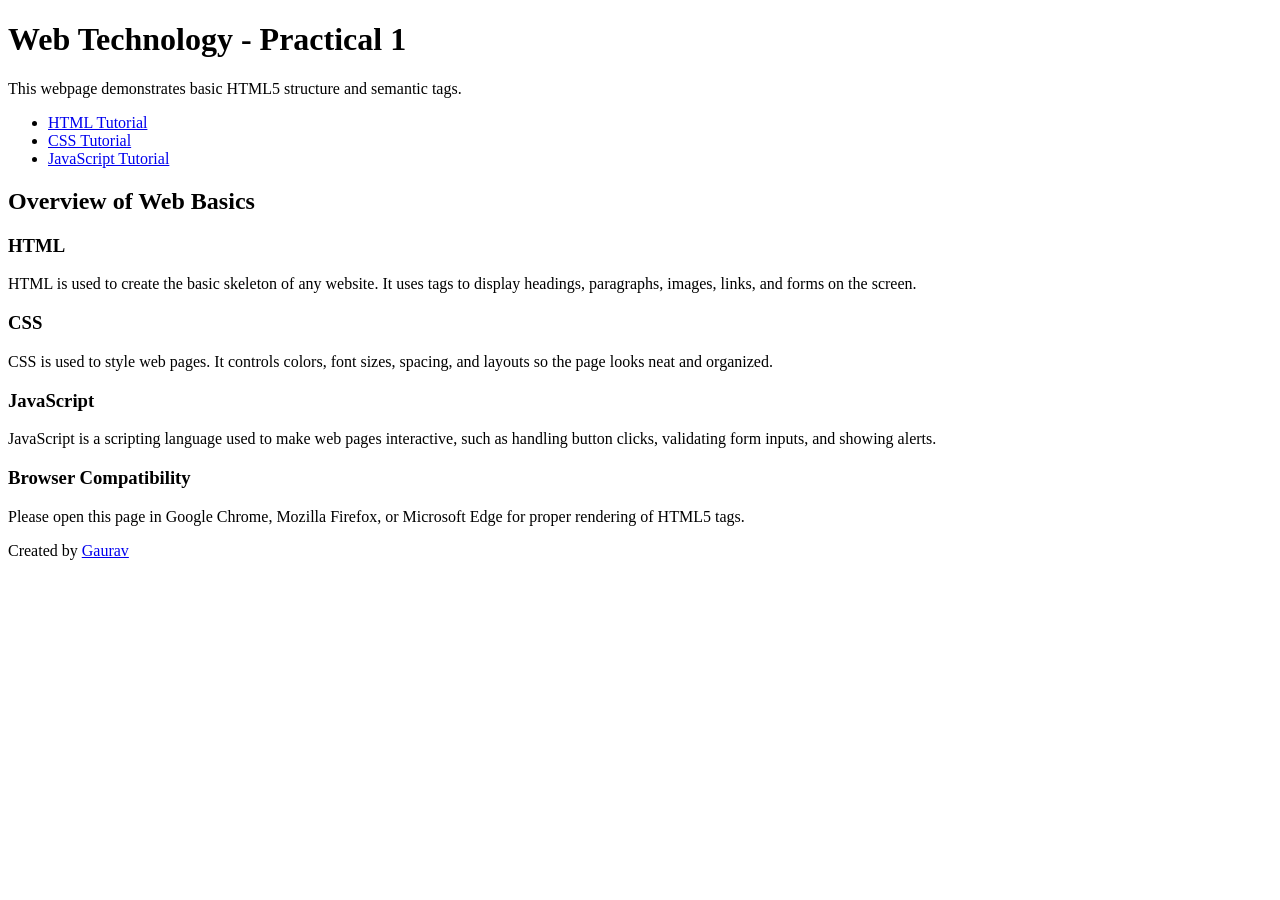
<file: Practical 1/index.html>
<!DOCTYPE html>
<html lang="en">
<head>
    <meta charset="utf-8">
    <title>Web Technology Practical 1</title>
</head>
<body>
    <header role="banner">
        <h1>Web Technology - Practical 1</h1>
        <p>This webpage demonstrates basic HTML5 structure and semantic tags.</p>
    </header>

    <nav>
        <ul>
            <li><a href="https://www.w3schools.com/html/">HTML Tutorial</a></li>
            <li><a href="https://www.w3schools.com/css/">CSS Tutorial</a></li>
            <li><a href="https://www.w3schools.com/js/">JavaScript Tutorial</a></li>
        </ul>
    </nav>

    <article>
        <h2>Overview of Web Basics</h2>

        <section>
            <h3>HTML</h3>
            <p>HTML is used to create the basic skeleton of any website. It uses tags to display headings, paragraphs, images, links, and forms on the screen.</p>
        </section>

        <section>
            <h3>CSS</h3>
            <p>CSS is used to style web pages. It controls colors, font sizes, spacing, and layouts so the page looks neat and organized.</p>
        </section>

        <section>
            <h3>JavaScript</h3>
            <p>JavaScript is a scripting language used to make web pages interactive, such as handling button clicks, validating form inputs, and showing alerts.</p>
        </section>
    </article>

    <aside>
        <h3>Browser Compatibility</h3>
        <p>Please open this page in Google Chrome, Mozilla Firefox, or Microsoft Edge for proper rendering of HTML5 tags.</p>
    </aside>

    <footer>
        <p>Created by <a href="https://infyspringboard.onwingspan.com">Gaurav</a></p>
    </footer>
</body>
</html>
</file>
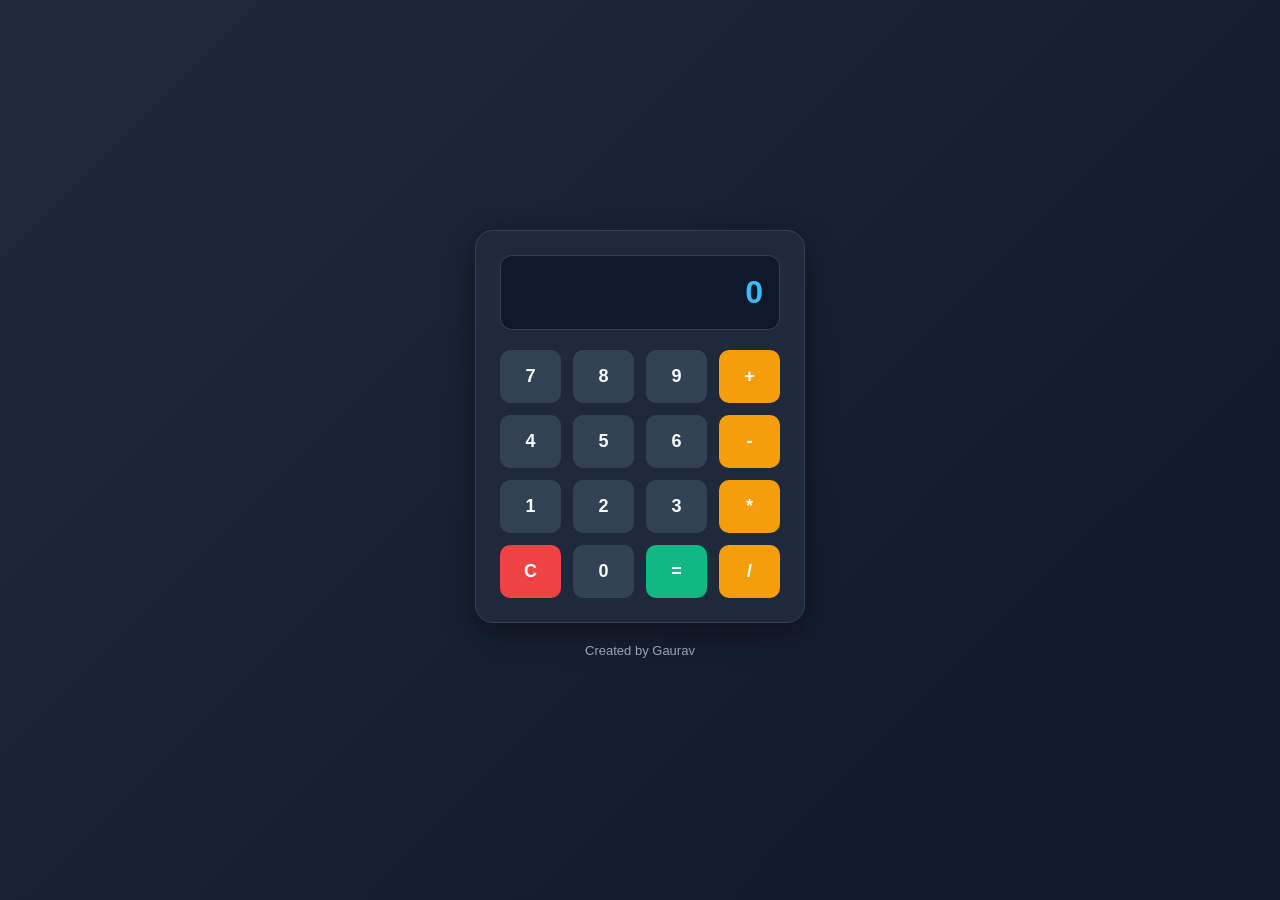
<file: Practical 5/index.html>
<!DOCTYPE html>
<html lang="en">
<head>
    <meta charset="UTF-8">
    <meta name="viewport" content="width=device-width, initial-scale=1.0">
    <title>Calculator - Gaurav</title>
    <link rel="stylesheet" href="style.css">
</head>
<body>

    <div class="calc_body">
        <div class="display">0</div>

        <div class="buttons">
            <button type="button" id="seven"> 7 </button>
            <button type="button" id="eight"> 8 </button>
            <button type="button" id="nine"> 9 </button>
            <button type="button" id="plus"> + </button>
            <button type="button" id="four"> 4 </button>
            <button type="button" id="five"> 5 </button>
            <button type="button" id="six"> 6 </button>
            <button type="button" id="minus"> - </button>
            <button type="button" id="one"> 1 </button>
            <button type="button" id="two"> 2 </button>
            <button type="button" id="three"> 3 </button>
            <button type="button" id="mul"> * </button>
            <button type="button" id="clear"> C </button>
            <button type="button" id="zero"> 0 </button>
            <button type="button" id="equal"> = </button>
            <button type="button" id="divide"> / </button>
        </div>
    </div>

    <p class="footer">Created by Gaurav</p>

    <script src="script.js"></script>
</body>
</html>
</file>
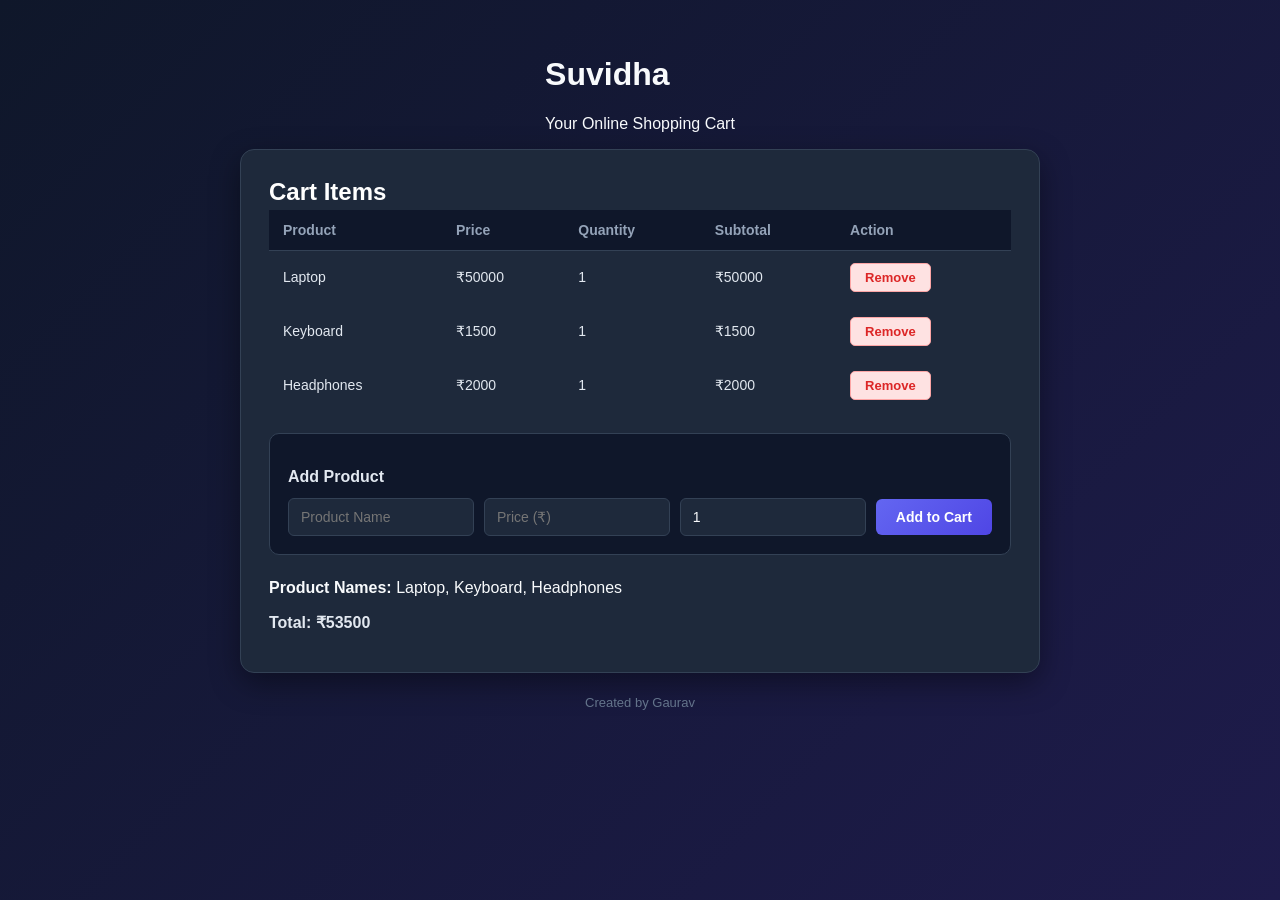
<file: Practical 6/index.html>
<!DOCTYPE html>
<html lang="en">
<head>
    <meta charset="UTF-8">
    <meta name="viewport" content="width=device-width, initial-scale=1.0">
    <title>Sasta kart.com</title>
    <link rel="stylesheet" href="style.css">
</head>
<body>

    <div class="header">
        <h1>Suvidha</h1>
        <p>Your Online Shopping Cart</p>
    </div>

    <div class="container">
        <div class="cart-section">
            <h2>Cart Items</h2>
            <table>
                <thead>
                    <tr>
                        <th>Product</th>
                        <th>Price</th>
                        <th>Quantity</th>
                        <th>Subtotal</th>
                        <th>Action</th>
                    </tr>
                </thead>
                <tbody id="cartTableBody"></tbody>
            </table>

            <div class="add-form">
                <h3>Add Product</h3>
                <div class="form-row">
                    <input type="text" id="pName" placeholder="Product Name">
                    <input type="number" id="pPrice" placeholder="Price (₹)">
                    <input type="number" id="pQty" placeholder="Qty" value="1">
                    <button onclick="handleAdd()">Add to Cart</button>
                </div>
            </div>

            <div class="summary">
                <p><strong>Product Names:</strong> <span id="namesList"></span></p>
                <h3>Total: ₹<span id="totalPrice">0</span></h3>
            </div>
        </div>
    </div>

    <p class="footer">Created by Gaurav</p>

    <script src="app.js"></script>
</body>
</html>
</file>
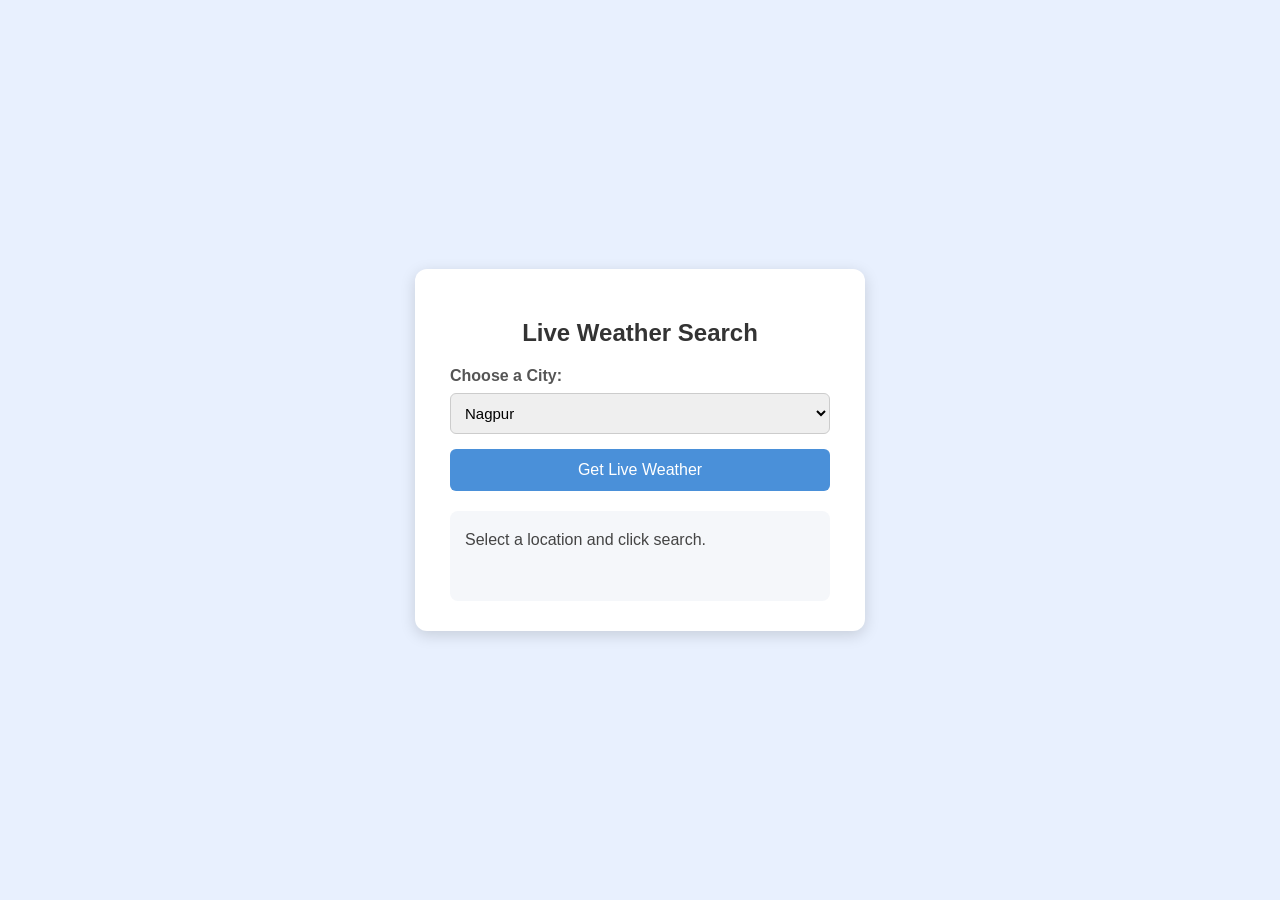
<file: Practical 7/index.html>
<!DOCTYPE html>
<html>

<head>
    <meta charset="utf-8">
    <title>Practical 7- Asynchronous Weather App</title>
    <link rel="stylesheet" href="style.css">
</head>

<body>

    <div class="card">
        <h2>Live Weather Search</h2>

        <label for="citySelect">Choose a City:</label>
        <select id="citySelect">
            <option value="21.1458,79.0882">Nagpur</option>
            <option value="18.5204,73.8567">Pune</option>
            <option value="19.0760,72.8777">Mumbai</option>
            <option value="28.6139,77.2090">New Delhi</option>
        </select>

        <button onclick="getWeather()">Get Live Weather</button>

        <div id="weatherResult" class="result">
            <p>Select a location and click search.</p>
        </div>
    </div>

    <script src="app.js"></script>

</body>

</html>
</file>
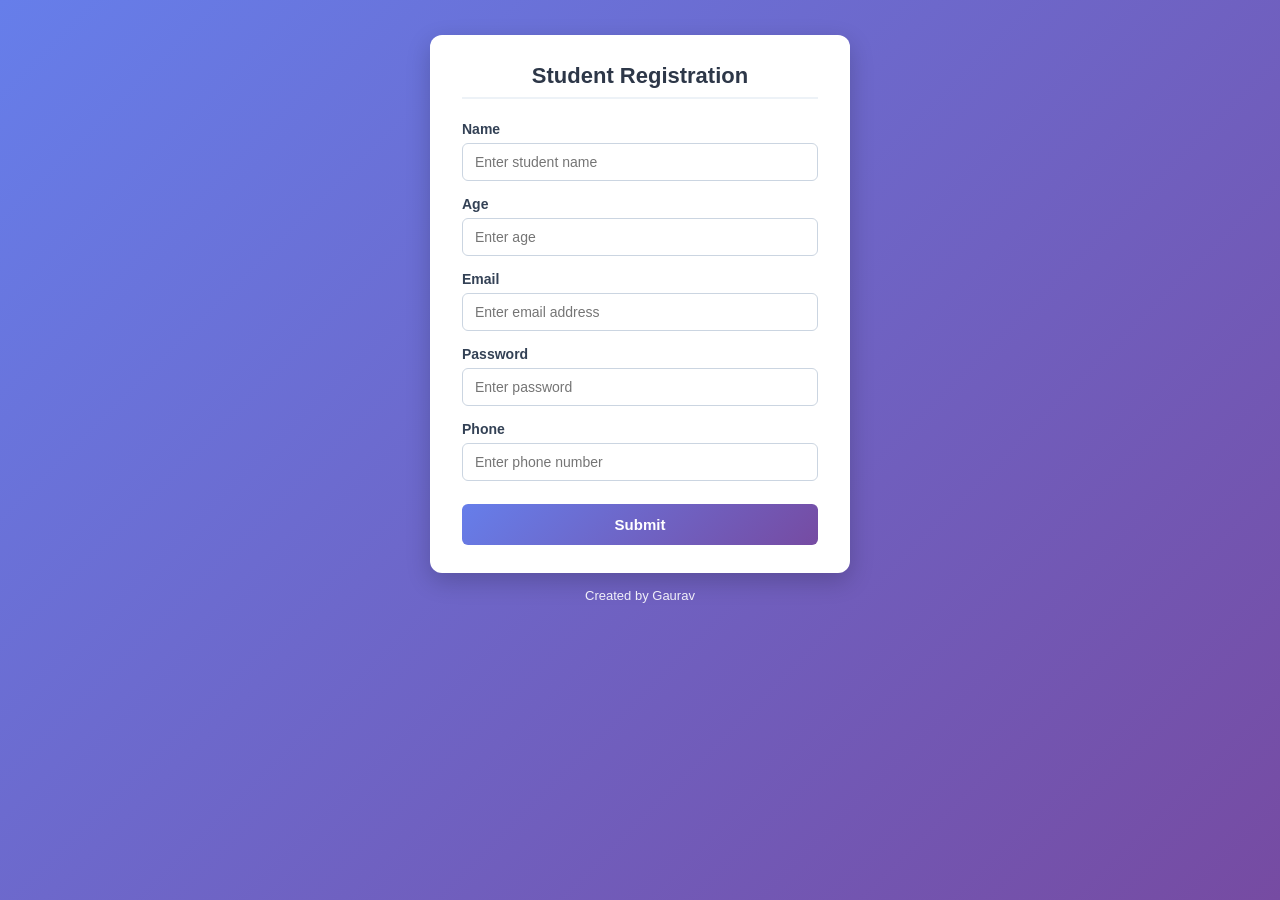
<file: Practical 4/Practical 4(A)/index.html>
<!DOCTYPE html>
<html lang="en">
<head>
    <meta charset="UTF-8">
    <meta name="viewport" content="width=device-width, initial-scale=1.0">
    <title>Student Registration - Gaurav</title>
    <link rel="stylesheet" href="style.css">
</head>
<body>

    <div class="card">
        <h1>Student Registration</h1>
        <form onsubmit="card(event)">
            <div class="form-group">
                <label for="name">Name</label>
                <input type="text" id="name" placeholder="Enter student name" required>
            </div>
            <div class="form-group">
                <label for="age">Age</label>
                <input type="number" id="age" placeholder="Enter age" required>
            </div>
            <div class="form-group">
                <label for="email">Email</label>
                <input type="email" id="email" placeholder="Enter email address" required>
            </div>
            <div class="form-group">
                <label for="pass">Password</label>
                <input type="password" id="pass" placeholder="Enter password" required>
            </div>
            <div class="form-group">
                <label for="phone">Phone</label>
                <input type="number" id="phone" placeholder="Enter phone number" required>
            </div>
            <button type="submit">Submit</button>
        </form>
    </div>

    <p class="footer">Created by Gaurav</p>

    <script src="script.js"></script>
</body>
</html>
</file>
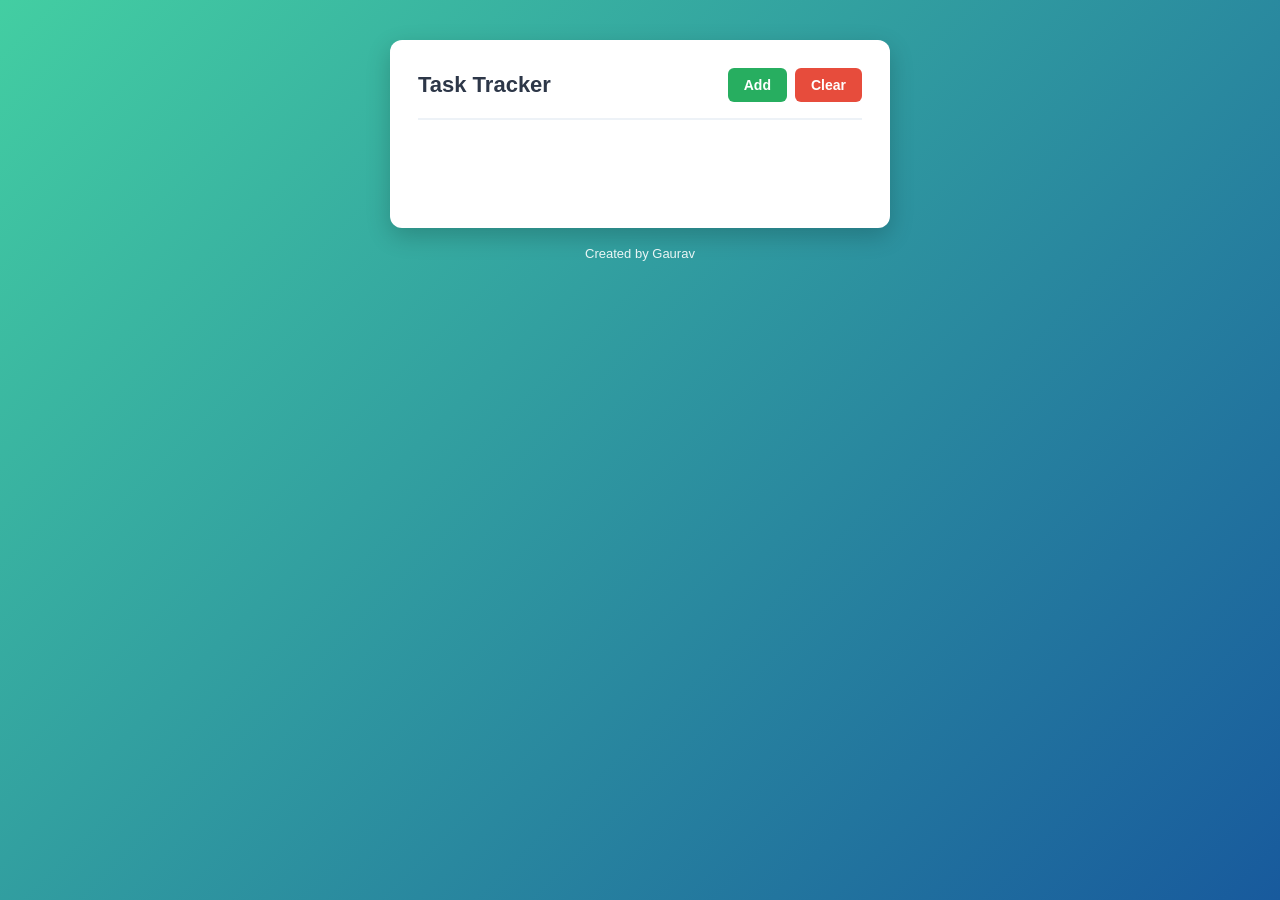
<file: Practical 4/Practical 4(B)/index.html>
<!DOCTYPE html>
<html lang="en">
<head>
    <meta charset="UTF-8">
    <meta name="viewport" content="width=device-width, initial-scale=1.0">
    <title>Task Tracker - Gaurav</title>
    <link rel="stylesheet" href="style.css">
</head>
<body>

    <div class="box">
        <div class="heading">
            <div class="heading_title">
                <h1>Task Tracker</h1>
            </div>
            <div class="buttons">
                <button type="button" id="add" onclick="addTask()">Add</button>
                <button type="button" id="clear" onclick="clearAll()">Clear</button>
            </div>
        </div>

        <div class="board">

        </div>
    </div>

    <p class="footer">Created by Gaurav</p>

    <script src="script.js"></script>
</body>
</html>
</file>
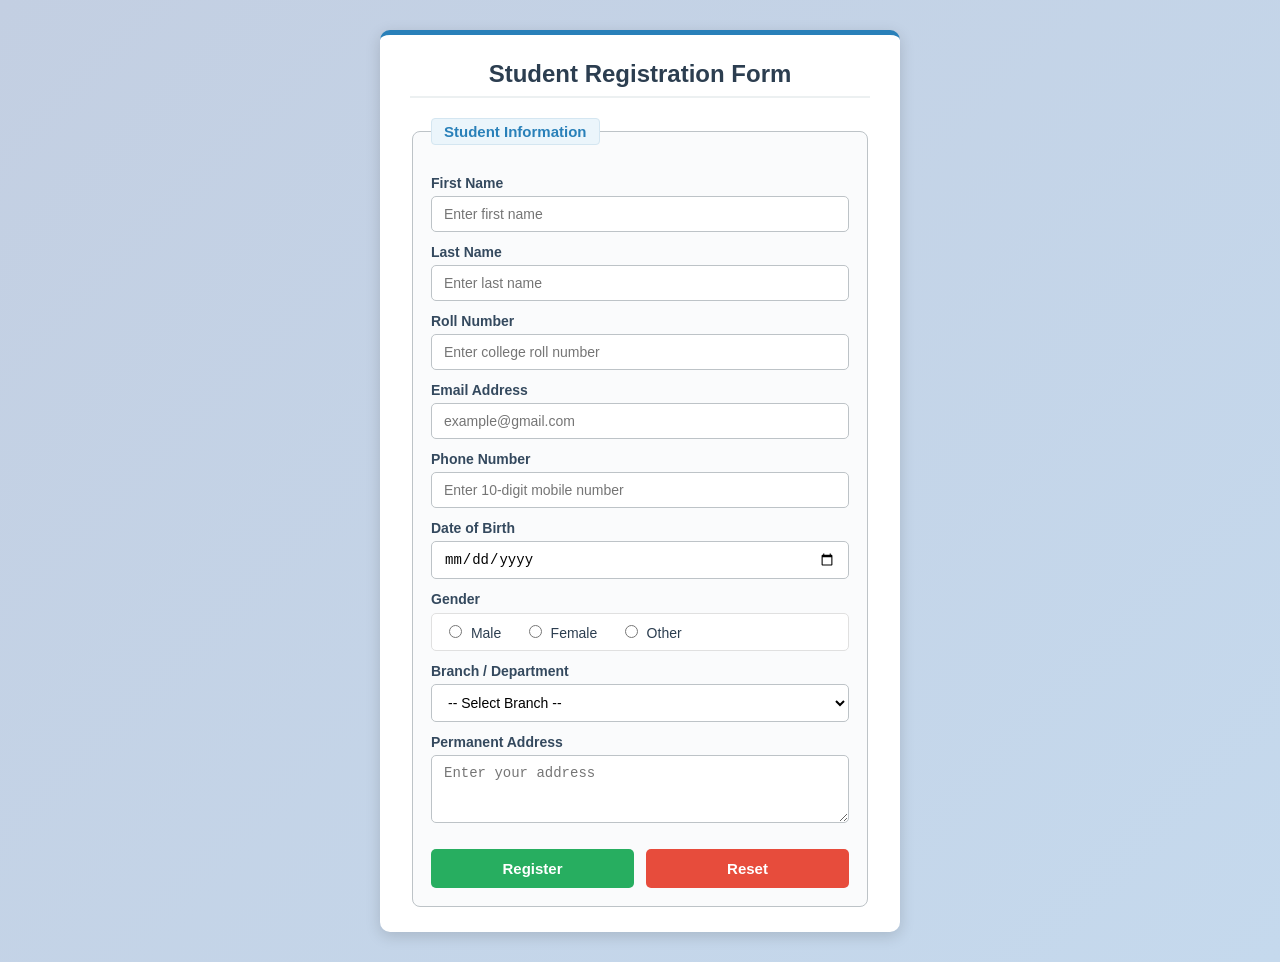
<file: Practical 2/studentRegistration.html>
<!DOCTYPE html>
<html lang="en">
<head>
    <meta charset="utf-8">
    <title>Student Registration Form</title>
    <style>
        * {
            box-sizing: border-box;
        }

        body {
            font-family: Arial, Helvetica, sans-serif;
            background: linear-gradient(135deg, #c3cfe2 0%, #c5d9ed 100%);
            margin: 0;
            padding: 30px 15px;
        }

        .form-container {
            max-width: 520px;
            margin: 0 auto;
            background-color: #ffffff;
            padding: 25px 30px;
            border-radius: 10px;
            box-shadow: 0 4px 15px rgba(0, 0, 0, 0.15);
            border-top: 5px solid #2980b9;
        }

        h2 {
            text-align: center;
            color: #2c3e50;
            margin-top: 0;
            margin-bottom: 20px;
            padding-bottom: 8px;
            border-bottom: 2px solid #ecf0f1;
        }

        fieldset {
            border: 1.5px solid #bdc3c7;
            border-radius: 8px;
            padding: 18px;
            background-color: #fafbfc;
        }

        legend {
            font-weight: bold;
            color: #2980b9;
            padding: 4px 12px;
            background-color: #ebf5fb;
            border: 1px solid #d4e6f1;
            border-radius: 4px;
            font-size: 15px;
        }

        label {
            display: block;
            margin-top: 12px;
            margin-bottom: 5px;
            font-weight: bold;
            font-size: 14px;
            color: #34495e;
        }

        input[type="text"],
        input[type="email"],
        input[type="tel"],
        input[type="date"],
        select,
        textarea {
            width: 100%;
            padding: 9px 12px;
            border: 1px solid #bdc3c7;
            border-radius: 5px;
            font-size: 14px;
            background-color: #ffffff;
        }

        input[type="text"]:focus,
        input[type="email"]:focus,
        input[type="tel"]:focus,
        input[type="date"]:focus,
        select:focus,
        textarea:focus {
            border-color: #2980b9;
            box-shadow: 0 0 5px rgba(41, 128, 185, 0.3);
            outline: none;
        }

        .gender-options {
            margin-top: 6px;
            background-color: #ffffff;
            padding: 8px 12px;
            border: 1px solid #e0e0e0;
            border-radius: 5px;
        }

        .gender-options label {
            display: inline;
            font-weight: normal;
            margin-right: 18px;
            cursor: pointer;
            color: #2c3e50;
        }

        .gender-options input[type="radio"] {
            margin-right: 5px;
        }

        textarea {
            resize: vertical;
        }

        .btn-group {
            margin-top: 22px;
            display: flex;
            gap: 12px;
        }

        input[type="submit"] {
            flex: 1;
            background-color: #27ae60;
            color: white;
            border: none;
            padding: 11px;
            font-size: 15px;
            font-weight: bold;
            border-radius: 5px;
            cursor: pointer;
        }

        input[type="submit"]:hover {
            background-color: #219150;
        }

        input[type="reset"] {
            flex: 1;
            background-color: #e74c3c;
            color: white;
            border: none;
            padding: 11px;
            font-size: 15px;
            font-weight: bold;
            border-radius: 5px;
            cursor: pointer;
        }

        input[type="reset"]:hover {
            background-color: #c0392b;
        }
    </style>
</head>
<body>

    <div class="form-container">
        <h2>Student Registration Form</h2>

        <form action="#" method="post">
            <fieldset>
                <legend>Student Information</legend>

                <label for="firstName">First Name</label>
                <input type="text" id="firstName" name="firstName" placeholder="Enter first name" required>

                <label for="lastName">Last Name</label>
                <input type="text" id="lastName" name="lastName" placeholder="Enter last name" required>

                <label for="rollNo">Roll Number</label>
                <input type="text" id="rollNo" name="rollNo" placeholder="Enter college roll number" required>

                <label for="email">Email Address</label>
                <input type="email" id="email" name="email" placeholder="example@gmail.com" required>

                <label for="phone">Phone Number</label>
                <input type="tel" id="phone" name="phone" placeholder="Enter 10-digit mobile number" required>

                <label for="dob">Date of Birth</label>
                <input type="date" id="dob" name="dob" required>

                <label>Gender</label>
                <div class="gender-options">
                    <label><input type="radio" name="gender" value="male" required> Male</label>
                    <label><input type="radio" name="gender" value="female"> Female</label>
                    <label><input type="radio" name="gender" value="other"> Other</label>
                </div>

                <label for="department">Branch / Department</label>
                <select id="department" name="department" required>
                    <option value="">-- Select Branch --</option>
                    <option value="CT">Computer Technology</option>
                    <option value="IT">Information Technology</option>
                    <option value="AIDS">Artificial Intelligence and Data Science</option>
                    <option value="ETC">Electronics and Telecommunication</option>
                    <option value="ME">Mechanical Engineering</option>
                    <option value="CE">Civil Engineering</option>
                </select>

                <label for="address">Permanent Address</label>
                <textarea id="address" name="address" rows="3" placeholder="Enter your address"></textarea>

                <div class="btn-group">
                    <input type="submit" value="Register">
                    <input type="reset" value="Reset">
                </div>
            </fieldset>
        </form>
    </div>

</body>
</html>
</file>
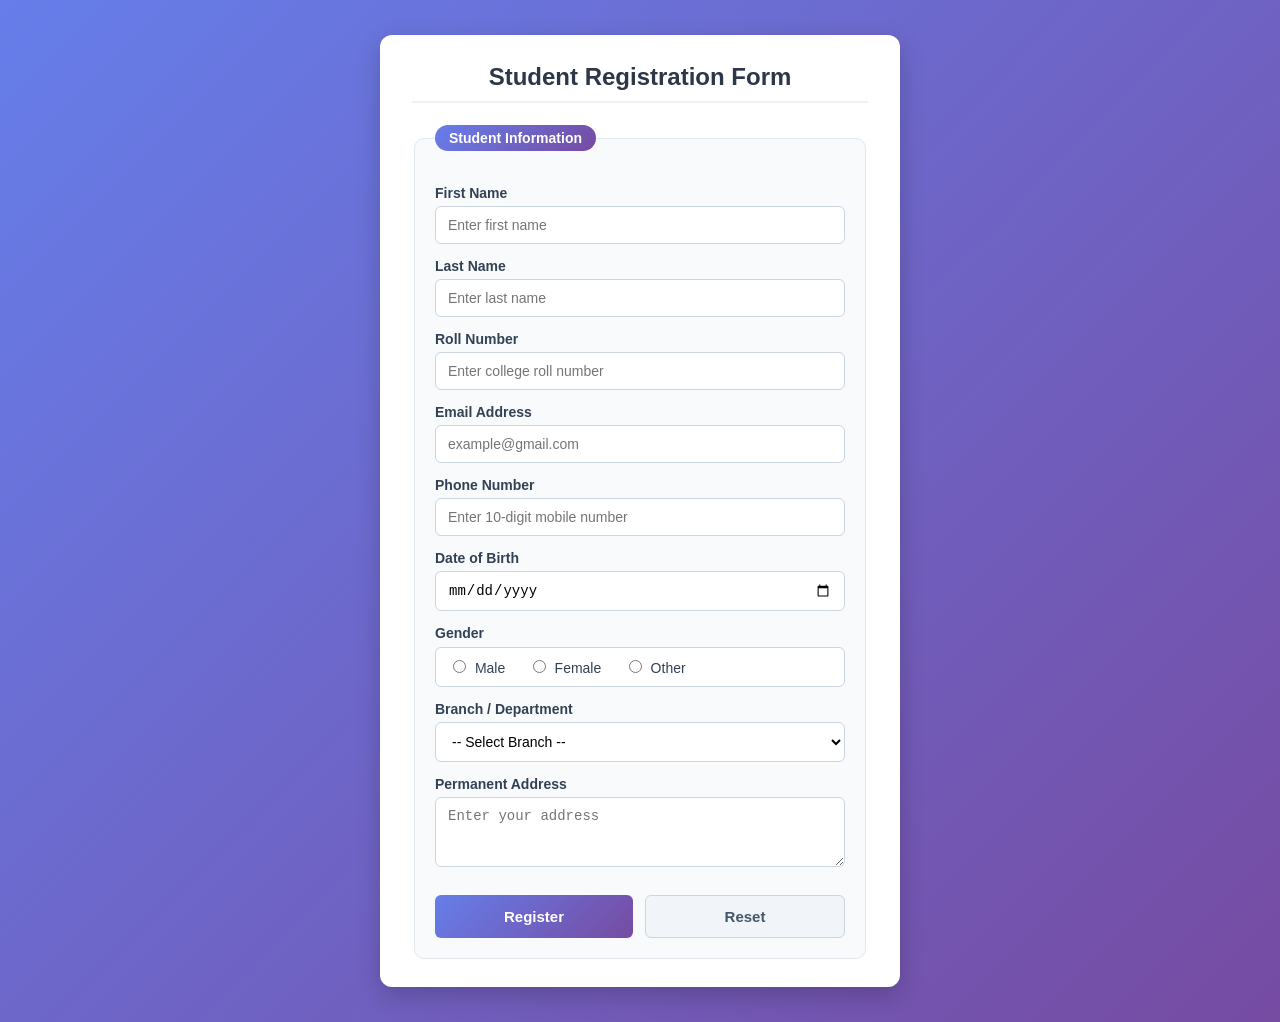
<file: Practical 3/studentRegistration.html>
<!DOCTYPE html>
<html lang="en">
<head>
    <meta charset="utf-8">
    <title>Student Registration Form</title>
    <link rel="stylesheet" href="style.css">
</head>
<body>

    <div class="form-container">
        <h2>Student Registration Form</h2>

        <form action="#" method="post">
            <fieldset>
                <legend>Student Information</legend>

                <label for="firstName">First Name</label>
                <input type="text" id="firstName" name="firstName" placeholder="Enter first name" required>

                <label for="lastName">Last Name</label>
                <input type="text" id="lastName" name="lastName" placeholder="Enter last name" required>

                <label for="rollNo">Roll Number</label>
                <input type="text" id="rollNo" name="rollNo" placeholder="Enter college roll number" required>

                <label for="email">Email Address</label>
                <input type="email" id="email" name="email" placeholder="example@gmail.com" required>

                <label for="phone">Phone Number</label>
                <input type="tel" id="phone" name="phone" placeholder="Enter 10-digit mobile number" required>

                <label for="dob">Date of Birth</label>
                <input type="date" id="dob" name="dob" required>

                <label>Gender</label>
                <div class="gender-options">
                    <label><input type="radio" name="gender" value="male" required> Male</label>
                    <label><input type="radio" name="gender" value="female"> Female</label>
                    <label><input type="radio" name="gender" value="other"> Other</label>
                </div>

                <label for="department">Branch / Department</label>
                <select id="department" name="department" required>
                    <option value="">-- Select Branch --</option>
                    <option value="CT">Computer Technology</option>
                    <option value="IT">Information Technology</option>
                    <option value="AIDS">Artificial Intelligence and Data Science</option>
                    <option value="ETC">Electronics and Telecommunication</option>
                    <option value="ME">Mechanical Engineering</option>
                    <option value="CE">Civil Engineering</option>
                </select>

                <label for="address">Permanent Address</label>
                <textarea id="address" name="address" rows="3" placeholder="Enter your address"></textarea>

                <div class="btn-group">
                    <input type="submit" value="Register">
                    <input type="reset" value="Reset">
                </div>
            </fieldset>
        </form>
    </div>

</body>
</html>
</file>
<file: Practical 5/style.css>
* {
    box-sizing: border-box;
}

body {
    font-family: 'Segoe UI', Tahoma, Geneva, Verdana, sans-serif;
    background: linear-gradient(135deg, #1e293b 0%, #0f172a 100%);
    margin: 0;
    padding: 40px 15px;
    min-height: 100vh;
    display: flex;
    flex-direction: column;
    align-items: center;
    justify-content: center;
}

.calc_body {
    background-color: #1e293b;
    width: 100%;
    max-width: 330px;
    padding: 24px;
    border-radius: 18px;
    box-shadow: 0 10px 30px rgba(0, 0, 0, 0.4);
    border: 1px solid #334155;
}

.display {
    background-color: #0f172a;
    color: #38bdf8;
    font-size: 32px;
    font-weight: 600;
    text-align: right;
    padding: 18px 16px;
    border-radius: 12px;
    margin-bottom: 20px;
    min-height: 72px;
    display: flex;
    align-items: center;
    justify-content: flex-end;
    overflow-x: auto;
    word-break: break-all;
    border: 1px solid #334155;
}

.buttons {
    display: grid;
    grid-template-columns: repeat(4, 1fr);
    gap: 12px;
}

button {
    background-color: #334155;
    color: #f8fafc;
    font-size: 18px;
    font-weight: 600;
    border: none;
    border-radius: 10px;
    padding: 16px 0;
    cursor: pointer;
    transition: all 0.15s ease;
    user-select: none;
}

button:hover {
    background-color: #475569;
}

button:active {
    transform: scale(0.95);
}

#plus,
#minus,
#mul,
#divide {
    background-color: #f59e0b;
    color: white;
}

#plus:hover,
#minus:hover,
#mul:hover,
#divide:hover {
    background-color: #d97706;
}

#clear {
    background-color: #ef4444;
    color: white;
}

#clear:hover {
    background-color: #dc2626;
}

#equal {
    background-color: #10b981;
    color: white;
}

#equal:hover {
    background-color: #059669;
}

.footer {
    color: #94a3b8;
    font-size: 13px;
    margin-top: 20px;
}
</file>
<file: Practical 6/style.css>
* {
    box-sizing: border-box;
}

body {
    font-family: 'Segoe UI', Tahoma, Geneva, Verdana, sans-serif;
    background: linear-gradient(135deg, #0f172a 0%, #1e1b4b 100%);
    color: #f8fafc;
    margin: 0;
    padding: 35px 15px;
    min-height: 100vh;
    display: flex;
    flex-direction: column;
    align-items: center;
}

.container {
    width: 100%;
    max-width: 800px;
    background-color: #1e293b;
    border: 1px solid #334155;
    border-radius: 14px;
    padding: 28px;
    box-shadow: 0 10px 30px rgba(0, 0, 0, 0.4);
}

h2 {
    margin: 0 0 4px 0;
    font-size: 24px;
    color: #ffffff;
}

.subtitle {
    color: #94a3b8;
    font-size: 13px;
    margin: 0 0 24px 0;
}

h3 {
    font-size: 16px;
    color: #e2e8f0;
    margin-bottom: 12px;
}

.add-form {
    background-color: #0f172a;
    border: 1px solid #334155;
    border-radius: 10px;
    padding: 18px;
    margin-bottom: 24px;
}

.form-row {
    display: flex;
    flex-wrap: wrap;
    gap: 10px;
    align-items: center;
}

.form-row input {
    flex: 1;
    min-width: 120px;
    padding: 10px 12px;
    background-color: #1e293b;
    border: 1.5px solid #334155;
    border-radius: 6px;
    color: #f8fafc;
    font-size: 14px;
    outline: none;
    transition: border-color 0.2s ease;
}

.form-row input:focus {
    border-color: #6366f1;
}

.form-row button {
    background: linear-gradient(135deg, #6366f1, #4f46e5);
    color: white;
    border: none;
    padding: 10px 20px;
    border-radius: 6px;
    font-size: 14px;
    font-weight: 600;
    cursor: pointer;
    transition: opacity 0.2s ease;
}

.form-row button:hover {
    opacity: 0.9;
}

table {
    width: 100%;
    border-collapse: collapse;
    margin-bottom: 20px;
    font-size: 14px;
}

thead tr {
    background-color: #0f172a;
}

thead th {
    padding: 12px 14px;
    text-align: left;
    color: #94a3b8;
    font-weight: 600;
    border-bottom: 1px solid #334155;
}

tbody tr {
    border-bottom: 1px solid #1e293b;
    transition: background-color 0.15s ease;
}

tbody tr:hover {
    background-color: #0f172a;
}

tbody td {
    padding: 12px 14px;
    color: #e2e8f0;
}

.remove-btn {
    background-color: #fee2e2;
    color: #dc2626;
    border: 1px solid #fca5a5;
    padding: 6px 14px;
    border-radius: 5px;
    font-size: 13px;
    font-weight: 600;
    cursor: pointer;
    transition: all 0.2s ease;
}

.remove-btn:hover {
    background-color: #dc2626;
    color: white;
    border-color: #dc2626;
}

.summary-box {
    background-color: #0f172a;
    border: 1px solid #334155;
    border-radius: 10px;
    padding: 16px 20px;
    margin-top: 8px;
}

.summary-box p {
    margin: 0 0 8px 0;
    color: #94a3b8;
    font-size: 14px;
}

.summary-box p span {
    color: #e2e8f0;
}

.summary-box h3 {
    margin: 0;
    font-size: 20px;
    color: #10b981;
}

.footer {
    color: #64748b;
    font-size: 13px;
    margin-top: 22px;
}
</file>
<file: Practical 7/style.css>
body {
    font-family: Arial, sans-serif;
    background: #e8f0fe;
    display: flex;
    justify-content: center;
    align-items: center;
    min-height: 100vh;
    margin: 0;
}

.card {
    background: white;
    padding: 30px 35px;
    border-radius: 12px;
    box-shadow: 0 4px 15px rgba(0, 0, 0, 0.15);
    width: 380px;
    text-align: center;
}

.card h2 {
    margin-bottom: 20px;
    color: #333;
}

label {
    display: block;
    margin-bottom: 8px;
    font-weight: bold;
    color: #555;
    text-align: left;
}

select {
    width: 100%;
    padding: 10px;
    font-size: 15px;
    border: 1px solid #ccc;
    border-radius: 6px;
    margin-bottom: 15px;
    outline: none;
}

select:focus {
    border-color: #4a90d9;
}

button {
    width: 100%;
    padding: 12px;
    background-color: #4a90d9;
    color: white;
    border: none;
    border-radius: 6px;
    font-size: 16px;
    cursor: pointer;
}

button:hover {
    background-color: #357ab8;
}

.result {
    margin-top: 20px;
    padding: 15px;
    background: #f5f7fa;
    border-radius: 8px;
    text-align: left;
    min-height: 60px;
}

.result h3 {
    color: #4a90d9;
    margin-bottom: 10px;
}

.result p {
    margin: 5px 0;
    color: #444;
}
</file>
<file: Practical 4/Practical 4(A)/style.css>
* {
    box-sizing: border-box;
}

body {
    font-family: 'Segoe UI', Tahoma, Geneva, Verdana, sans-serif;
    background: linear-gradient(135deg, #667eea 0%, #764ba2 100%);
    margin: 0;
    padding: 35px 15px;
    min-height: 100vh;
    display: flex;
    flex-direction: column;
    align-items: center;
    gap: 15px;
}

.card {
    background-color: #ffffff;
    width: 100%;
    max-width: 420px;
    padding: 28px 32px;
    border-radius: 12px;
    box-shadow: 0 8px 25px rgba(0, 0, 0, 0.2);
}

.card h1 {
    text-align: center;
    color: #2d3748;
    margin-top: 0;
    margin-bottom: 22px;
    font-size: 22px;
    padding-bottom: 8px;
    border-bottom: 2px solid #edf2f7;
}

.form-group {
    margin-bottom: 15px;
}

label {
    display: block;
    margin-bottom: 6px;
    font-weight: 600;
    font-size: 14px;
    color: #334155;
}

input {
    width: 100%;
    padding: 10px 12px;
    border: 1.5px solid #cbd5e1;
    border-radius: 6px;
    font-size: 14px;
    background-color: #ffffff;
    transition: all 0.2s ease;
}

input:focus {
    border-color: #667eea;
    box-shadow: 0 0 6px rgba(102, 126, 234, 0.35);
    outline: none;
}

button[type="submit"] {
    width: 100%;
    background: linear-gradient(135deg, #667eea, #764ba2);
    color: white;
    border: none;
    padding: 12px;
    font-size: 15px;
    font-weight: 600;
    border-radius: 6px;
    cursor: pointer;
    margin-top: 8px;
    transition: opacity 0.2s ease;
}

button[type="submit"]:hover {
    opacity: 0.9;
}

.student-card {
    border-top: 4px solid #667eea;
    margin-top: 10px;
}

.student-card h2 {
    color: #2d3748;
    margin-top: 0;
    font-size: 20px;
    text-align: center;
    margin-bottom: 16px;
    border-bottom: 1.5px solid #edf2f7;
    padding-bottom: 8px;
}

.student-card p {
    color: #475569;
    font-size: 15px;
    margin: 8px 0;
}

.footer {
    color: rgba(255, 255, 255, 0.9);
    font-size: 13px;
    margin: 0;
}
</file>
<file: Practical 4/Practical 4(B)/style.css>
* {
    box-sizing: border-box;
}

body {
    font-family: 'Segoe UI', Tahoma, Geneva, Verdana, sans-serif;
    background: linear-gradient(135deg, #43cea2 0%, #185a9d 100%);
    margin: 0;
    padding: 40px 15px;
    min-height: 100vh;
    display: flex;
    flex-direction: column;
    align-items: center;
}

.box {
    background-color: #ffffff;
    width: 100%;
    max-width: 500px;
    padding: 28px;
    border-radius: 12px;
    box-shadow: 0 8px 25px rgba(0, 0, 0, 0.2);
}

.heading {
    display: flex;
    justify-content: space-between;
    align-items: center;
    border-bottom: 2px solid #edf2f7;
    padding-bottom: 16px;
    margin-bottom: 20px;
}

.heading_title h1 {
    margin: 0;
    font-size: 22px;
    color: #2d3748;
}

.buttons {
    display: flex;
    gap: 8px;
}

#add {
    background-color: #27ae60;
    color: white;
    border: none;
    padding: 9px 16px;
    border-radius: 6px;
    font-size: 14px;
    font-weight: 600;
    cursor: pointer;
    transition: background-color 0.2s ease;
}

#add:hover {
    background-color: #219150;
}

#clear {
    background-color: #e74c3c;
    color: white;
    border: none;
    padding: 9px 16px;
    border-radius: 6px;
    font-size: 14px;
    font-weight: 600;
    cursor: pointer;
    transition: background-color 0.2s ease;
}

#clear:hover {
    background-color: #c0392b;
}

.board {
    display: grid;
    grid-template-columns: 1fr auto;
    gap: 12px 10px;
    align-items: center;
    min-height: 60px;
}

.board h4 {
    margin: 0;
    padding: 10px 14px;
    background-color: #f8fafc;
    border: 1px solid #e2e8f0;
    border-radius: 6px;
    color: #334155;
    font-size: 15px;
    font-weight: 500;
    word-break: break-word;
}

.board button {
    background-color: #fee2e2;
    color: #dc2626;
    border: 1px solid #fca5a5;
    padding: 9px 14px;
    border-radius: 6px;
    font-size: 13px;
    font-weight: 600;
    cursor: pointer;
    transition: all 0.2s ease;
}

.board button:hover {
    background-color: #dc2626;
    color: white;
    border-color: #dc2626;
}

.footer {
    color: rgba(255, 255, 255, 0.9);
    font-size: 13px;
    margin-top: 18px;
}
</file>
<file: Practical 3/style.css>
* {
    box-sizing: border-box;
}

body {
    font-family: 'Segoe UI', Tahoma, Geneva, Verdana, sans-serif;
    background: linear-gradient(135deg, #667eea 0%, #764ba2 100%);
    margin: 0;
    padding: 35px 15px;
    min-height: 100vh;
}

.form-container {
    max-width: 520px;
    margin: 0 auto;
    background-color: #ffffff;
    padding: 28px 32px;
    border-radius: 12px;
    box-shadow: 0 8px 25px rgba(0, 0, 0, 0.2);
}

h2 {
    text-align: center;
    color: #2d3748;
    margin-top: 0;
    margin-bottom: 22px;
    font-size: 24px;
    padding-bottom: 10px;
    border-bottom: 2px solid #edf2f7;
}

fieldset {
    border: 1.5px solid #e2e8f0;
    border-radius: 10px;
    padding: 20px;
    background-color: #f8fafc;
}

legend {
    font-weight: 600;
    color: #ffffff;
    background: linear-gradient(135deg, #667eea, #764ba2);
    padding: 5px 14px;
    border-radius: 20px;
    font-size: 14px;
}

label {
    display: block;
    margin-top: 14px;
    margin-bottom: 5px;
    font-weight: 600;
    font-size: 14px;
    color: #334155;
}

input[type="text"],
input[type="email"],
input[type="tel"],
input[type="date"],
select,
textarea {
    width: 100%;
    padding: 10px 12px;
    border: 1.5px solid #cbd5e1;
    border-radius: 6px;
    font-size: 14px;
    background-color: #ffffff;
    transition: all 0.2s ease;
}

input[type="text"]:focus,
input[type="email"]:focus,
input[type="tel"]:focus,
input[type="date"]:focus,
select:focus,
textarea:focus {
    border-color: #667eea;
    box-shadow: 0 0 6px rgba(102, 126, 234, 0.35);
    outline: none;
}

.gender-options {
    margin-top: 6px;
    background-color: #ffffff;
    padding: 9px 12px;
    border: 1.5px solid #cbd5e1;
    border-radius: 6px;
}

.gender-options label {
    display: inline;
    font-weight: normal;
    margin-right: 18px;
    cursor: pointer;
    color: #334155;
}

.gender-options input[type="radio"] {
    margin-right: 5px;
    accent-color: #667eea;
}

textarea {
    resize: vertical;
}

.btn-group {
    margin-top: 24px;
    display: flex;
    gap: 12px;
}

input[type="submit"] {
    flex: 1;
    background: linear-gradient(135deg, #667eea, #764ba2);
    color: white;
    border: none;
    padding: 12px;
    font-size: 15px;
    font-weight: 600;
    border-radius: 6px;
    cursor: pointer;
    transition: opacity 0.2s ease;
}

input[type="submit"]:hover {
    opacity: 0.9;
}

input[type="reset"] {
    flex: 1;
    background-color: #f1f5f9;
    color: #475569;
    border: 1px solid #cbd5e1;
    padding: 12px;
    font-size: 15px;
    font-weight: 600;
    border-radius: 6px;
    cursor: pointer;
    transition: background-color 0.2s ease;
}

input[type="reset"]:hover {
    background-color: #e2e8f0;
    color: #1e293b;
}
</file>
